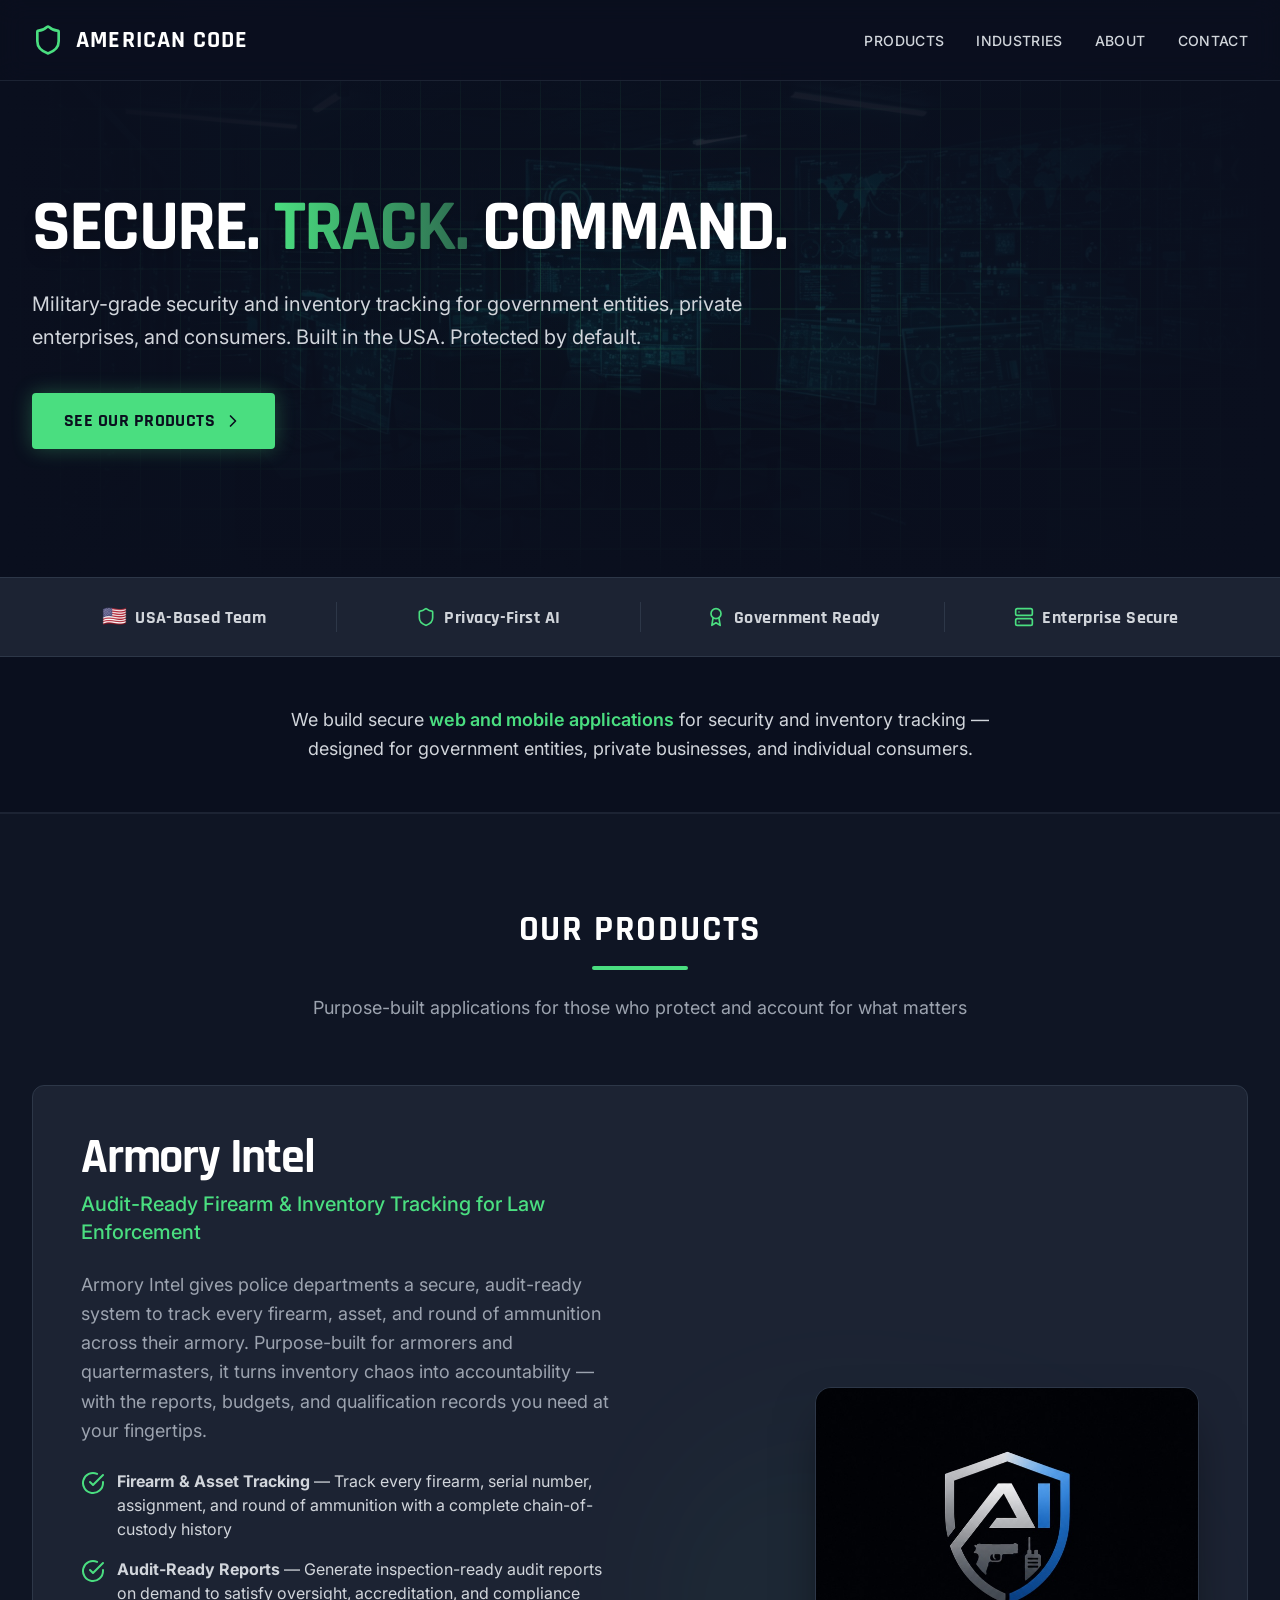
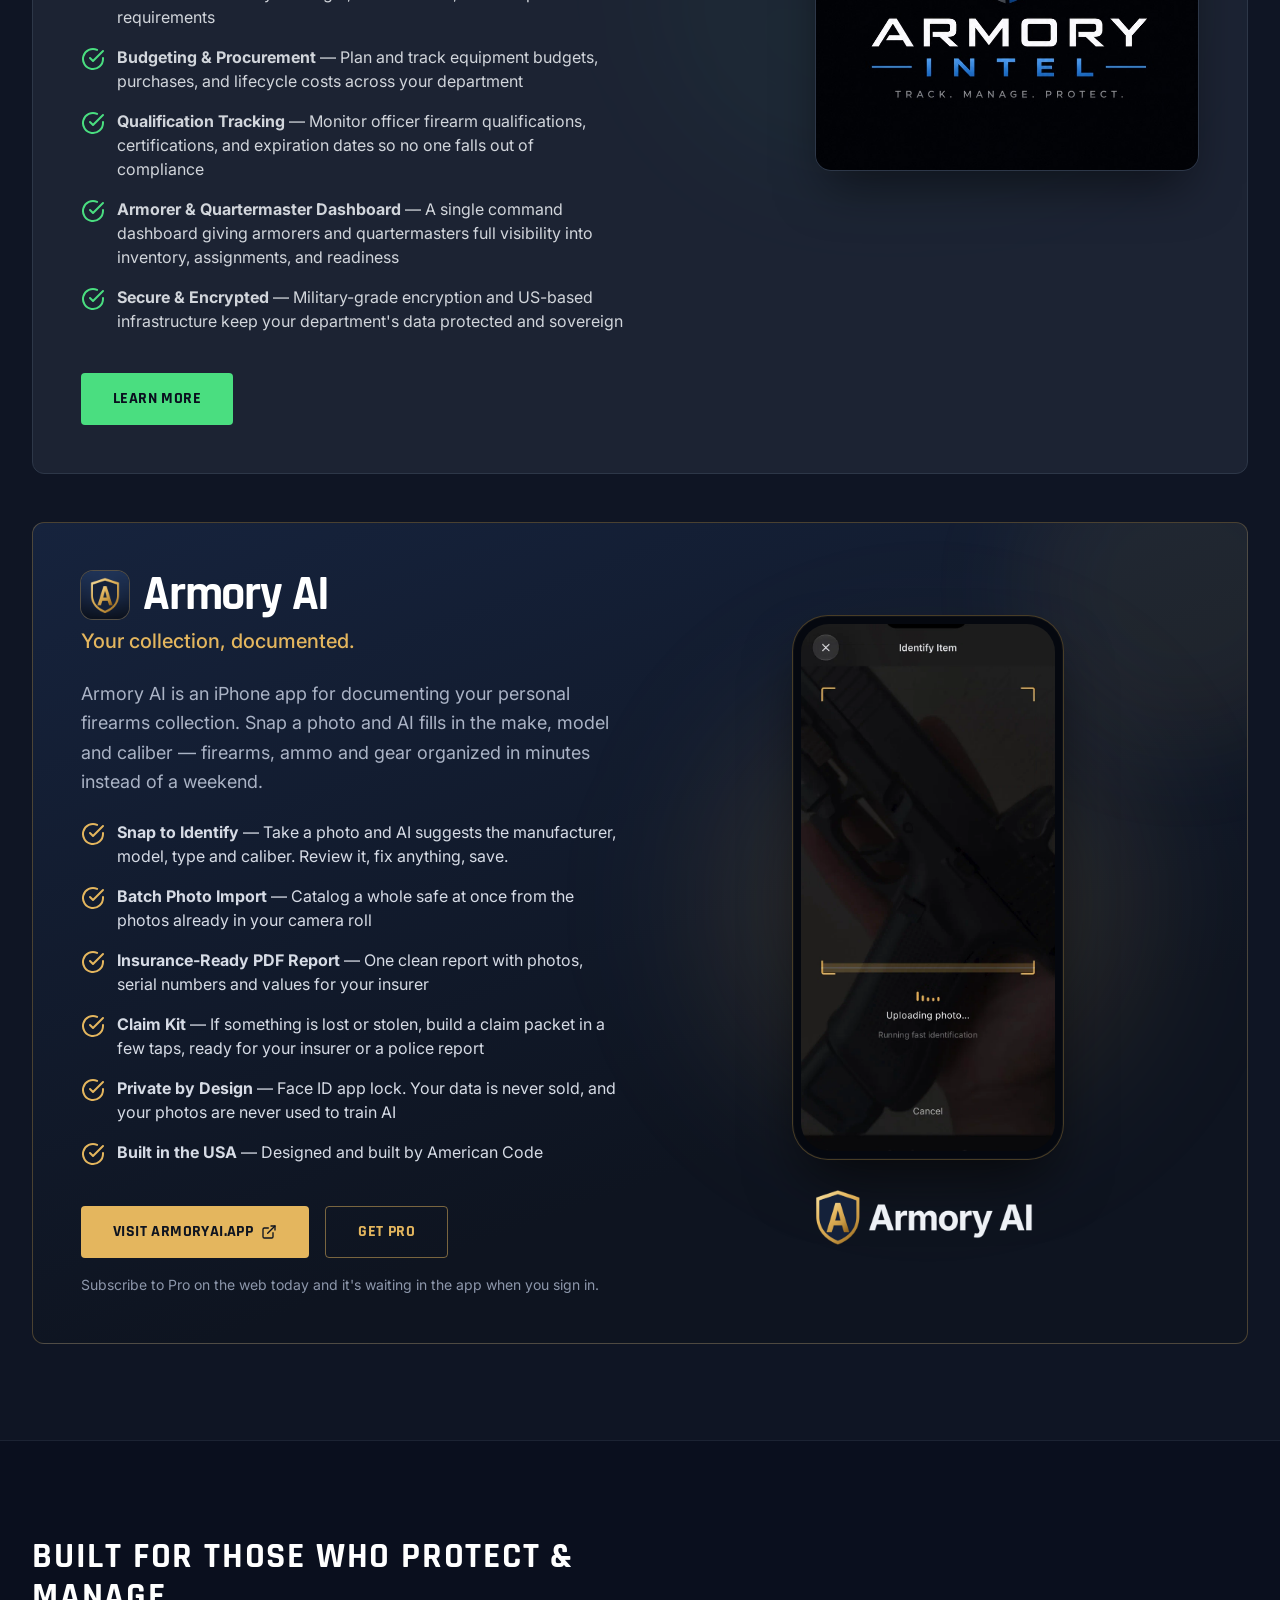
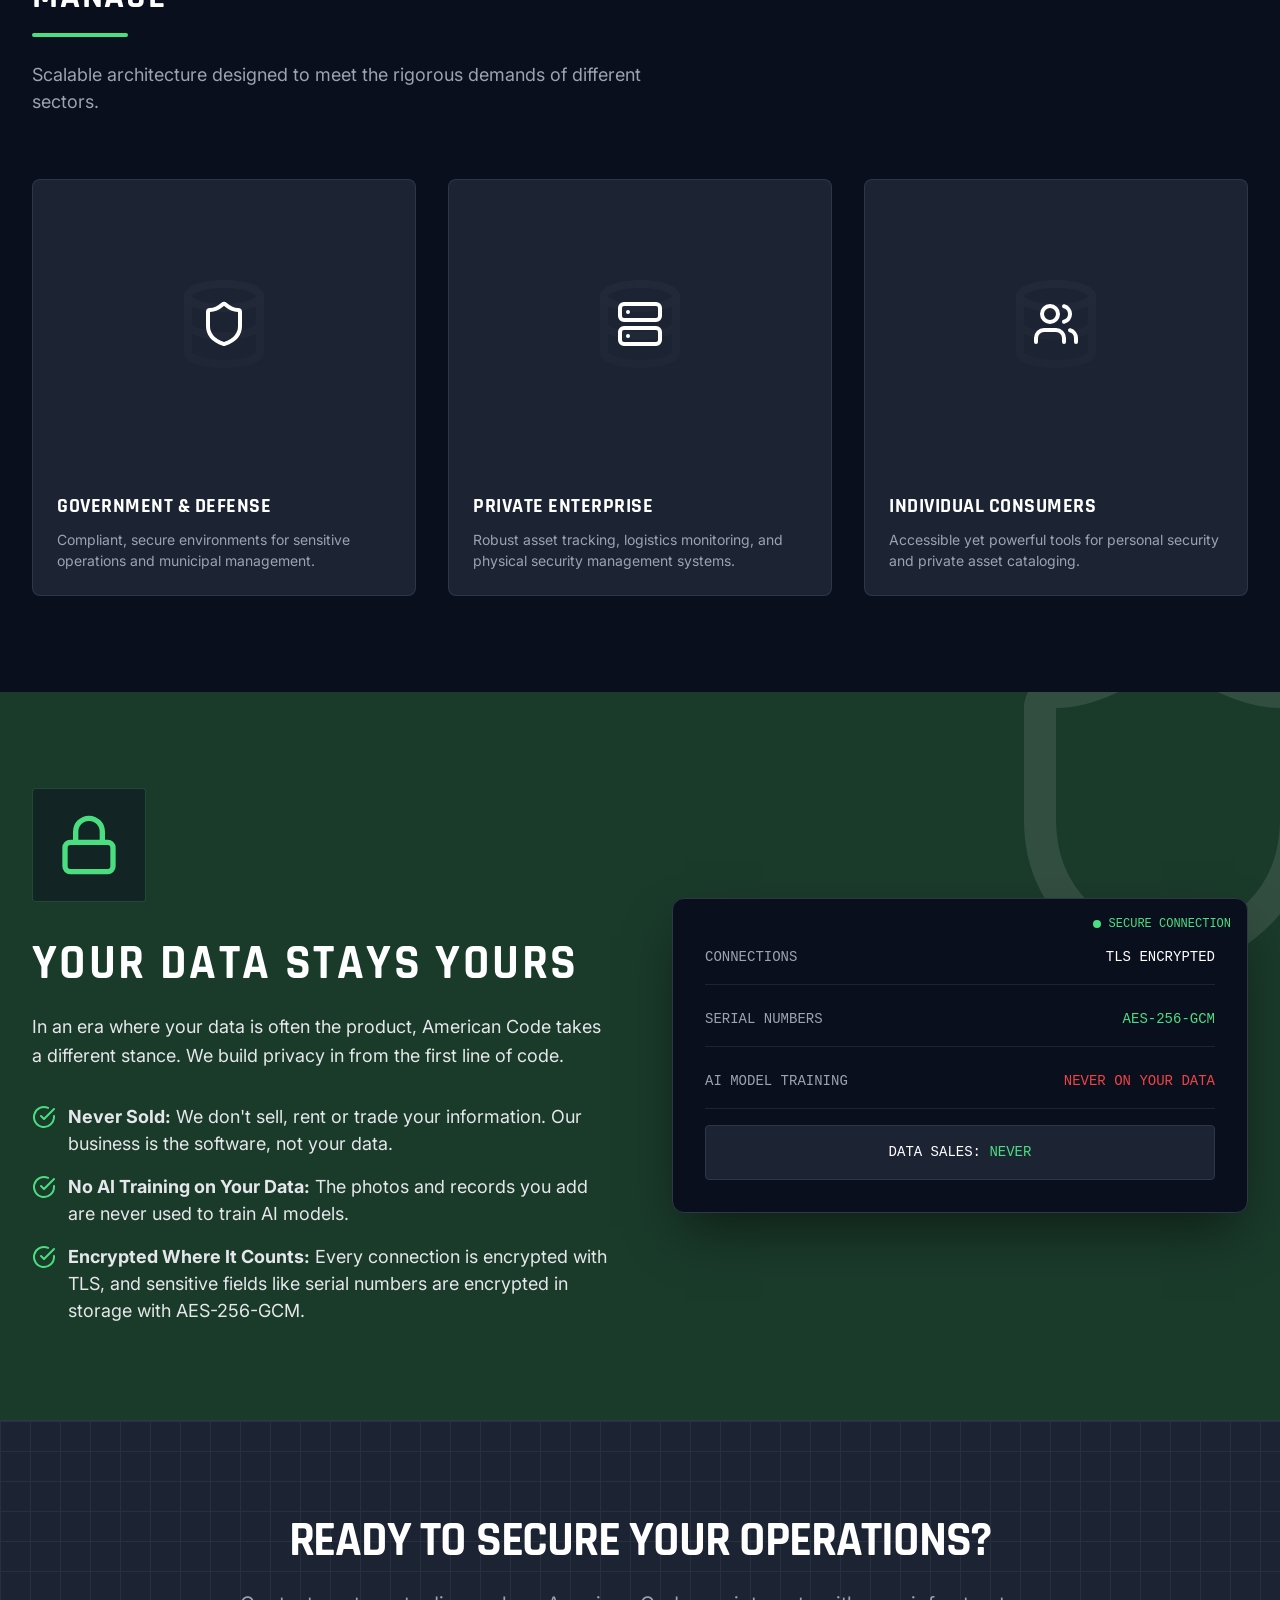
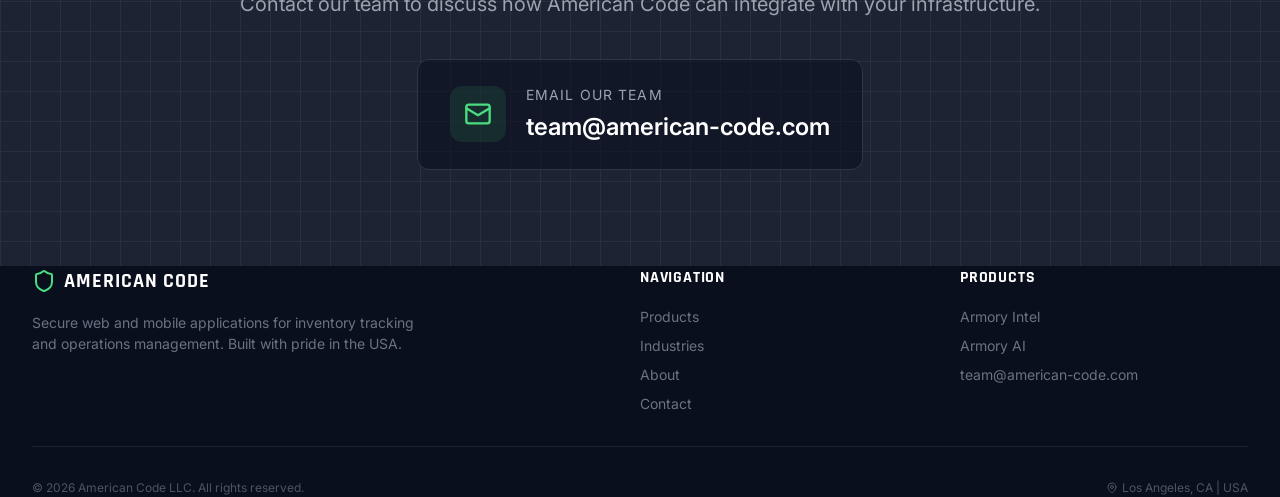
<file: index.html>
<!doctype html>
<html lang="en">
<head>
  <meta charset="utf-8">
  <meta name="viewport" content="width=device-width, initial-scale=1">
  <title>American Code LLC — Secure Web &amp; Mobile Applications</title>
  <meta name="description" content="American Code LLC builds military-grade web and mobile applications for security and inventory tracking. Home of Armory Intel for police departments and Armory AI for personal firearm collections. Los Angeles, CA — 100% USA-based team.">
  <meta name="keywords" content="security apps, inventory tracking, government software, Armory Intel, Armory AI, firearm tracking, firearm collection app, police armory software, law enforcement inventory, audit ready reports, firearm qualification tracking, armorer quartermaster software, USA made software, Los Angeles tech">
  <meta name="robots" content="index, follow">
  <link rel="canonical" href="https://american-code.com/">
  <meta name="theme-color" content="#0a0f1e">

  <meta property="og:type" content="website">
  <meta property="og:locale" content="en_US">
  <meta property="og:site_name" content="American Code LLC">
  <meta property="og:url" content="https://american-code.com/">
  <meta property="og:title" content="American Code LLC — Secure Web &amp; Mobile Applications">
  <meta property="og:description" content="Home of Armory Intel and Armory AI. Secure inventory tracking for police departments and personal firearm collections. Built in Los Angeles with a 100% USA-based team.">
  <meta property="og:image" content="https://american-code.com/assets/og.jpg">
  <meta property="og:image:width" content="1200">
  <meta property="og:image:height" content="630">
  <meta property="og:image:alt" content="American Code LLC — Secure. Track. Command.">
  <meta name="twitter:card" content="summary_large_image">
  <meta name="twitter:title" content="American Code LLC">
  <meta name="twitter:description" content="Secure web &amp; mobile applications for security and inventory tracking. Privacy-first. USA-built.">
  <meta name="twitter:image" content="https://american-code.com/assets/og.jpg">

  <link rel="icon" href="favicon.svg" type="image/svg+xml">
  <link rel="icon" href="assets/favicon-32.png" sizes="32x32" type="image/png">
  <link rel="apple-touch-icon" href="assets/apple-touch-icon.png">

  <link rel="preconnect" href="https://fonts.googleapis.com">
  <link rel="preconnect" href="https://fonts.gstatic.com" crossorigin>
  <link href="https://fonts.googleapis.com/css2?family=Rajdhani:wght@500;600;700&family=Inter:wght@300;400;500;600&display=swap" rel="stylesheet">
  <link rel="stylesheet" href="styles.css">

  <script type="application/ld+json">
  {
    "@context": "https://schema.org",
    "@type": "Organization",
    "name": "American Code LLC",
    "url": "https://american-code.com/",
    "email": "team@american-code.com",
    "address": { "@type": "PostalAddress", "addressLocality": "Los Angeles", "addressRegion": "CA", "addressCountry": "US" }
  }
  </script>
</head>
<body>
  <svg width="0" height="0" style="position:absolute" aria-hidden="true">
    <defs>
      <symbol id="i-shield" viewBox="0 0 24 24"><path d="M20 13c0 5-3.5 7.5-7.66 8.95a1 1 0 0 1-.67-.01C7.5 20.5 4 18 4 13V6a1 1 0 0 1 1-1c2 0 4.5-1.2 6.24-2.72a1.17 1.17 0 0 1 1.52 0C14.51 3.81 17 5 19 5a1 1 0 0 1 1 1z"/></symbol>
      <symbol id="i-check" viewBox="0 0 24 24"><path d="M22 11.08V12a10 10 0 1 1-5.93-9.14"/><path d="m9 11 3 3L22 4"/></symbol>
      <symbol id="i-award" viewBox="0 0 24 24"><circle cx="12" cy="8" r="6"/><path d="M15.48 12.89 17 22l-5-3-5 3 1.52-9.11"/></symbol>
      <symbol id="i-server" viewBox="0 0 24 24"><rect width="20" height="8" x="2" y="2" rx="2" ry="2"/><rect width="20" height="8" x="2" y="14" rx="2" ry="2"/><line x1="6" x2="6.01" y1="6" y2="6"/><line x1="6" x2="6.01" y1="18" y2="18"/></symbol>
      <symbol id="i-database" viewBox="0 0 24 24"><ellipse cx="12" cy="5" rx="9" ry="3"/><path d="M3 5v14a9 3 0 0 0 18 0V5"/><path d="M3 12a9 3 0 0 0 18 0"/></symbol>
      <symbol id="i-users" viewBox="0 0 24 24"><path d="M16 21v-2a4 4 0 0 0-4-4H6a4 4 0 0 0-4 4v2"/><circle cx="9" cy="7" r="4"/><path d="M22 21v-2a4 4 0 0 0-3-3.87"/><path d="M16 3.13a4 4 0 0 1 0 7.75"/></symbol>
      <symbol id="i-lock" viewBox="0 0 24 24"><rect width="18" height="11" x="3" y="11" rx="2" ry="2"/><path d="M7 11V7a5 5 0 0 1 10 0v4"/></symbol>
      <symbol id="i-chevron" viewBox="0 0 24 24"><path d="m9 18 6-6-6-6"/></symbol>
      <symbol id="i-pin" viewBox="0 0 24 24"><path d="M20 10c0 6-8 12-8 12s-8-6-8-12a8 8 0 0 1 16 0Z"/><circle cx="12" cy="10" r="3"/></symbol>
      <symbol id="i-external" viewBox="0 0 24 24"><path d="M15 3h6v6"/><path d="M10 14 21 3"/><path d="M18 13v6a2 2 0 0 1-2 2H5a2 2 0 0 1-2-2V8a2 2 0 0 1 2-2h6"/></symbol>
    </defs>
  </svg>

  <!-- NAV BAR -->
  <nav class="nav" aria-label="Main">
    <div class="wrap nav-row">
      <a class="nav-brand" href="#top">
        <svg class="icon icon-8 green"><use href="#i-shield"/></svg>
        <span>AMERICAN CODE</span>
      </a>
      <div class="nav-links">
        <a href="#products">Products</a>
        <a href="#industries">Industries</a>
        <a href="#about">About</a>
        <a href="#contact-form">Contact</a>
      </div>
      <button class="nav-toggle" type="button" aria-label="Toggle mobile menu" aria-expanded="false" aria-controls="mobile-menu">
        <svg class="icon icon-6 open" viewBox="0 0 24 24"><line x1="4" x2="20" y1="6" y2="6"/><line x1="4" x2="20" y1="12" y2="12"/><line x1="4" x2="20" y1="18" y2="18"/></svg>
        <svg class="icon icon-6 close" viewBox="0 0 24 24"><path d="M18 6 6 18"/><path d="m6 6 12 12"/></svg>
      </button>
    </div>
    <div class="mobile-menu" id="mobile-menu" hidden>
      <a href="#products">Products</a>
      <a href="#industries">Industries</a>
      <a href="#about">About</a>
      <a href="#contact-form">Contact</a>
    </div>
  </nav>

  <main id="top">
    <!-- HERO -->
    <section class="hero">
      <div class="hero-bg" aria-hidden="true">
        <img src="assets/ac-hero.jpg" alt="">
        <div class="hero-grid"></div>
        <div class="fade-v"></div>
        <div class="fade-h"></div>
      </div>
      <div class="wrap hero-content">
        <h1>Secure. <span class="grad">Track.</span> Command.</h1>
        <p class="hero-lede">Military-grade security and inventory tracking for government entities, private enterprises, and consumers. Built in the USA. Protected by default.</p>
        <div class="hero-cta">
          <a class="btn btn-green btn-lg btn-glow" href="#products">SEE OUR PRODUCTS <svg class="icon icon-5"><use href="#i-chevron"/></svg></a>
        </div>
      </div>
    </section>

    <!-- TRUST STRIP -->
    <div class="trust">
      <div class="wrap trust-grid">
        <div><span class="flag" aria-hidden="true">🇺🇸</span> USA-Based Team</div>
        <div><svg class="icon icon-5 green"><use href="#i-shield"/></svg> Privacy-First AI</div>
        <div><svg class="icon icon-5 green"><use href="#i-award"/></svg> Government Ready</div>
        <div><svg class="icon icon-5 green"><use href="#i-server"/></svg> Enterprise Secure</div>
      </div>
    </div>

    <!-- WHAT WE BUILD -->
    <div class="what" id="about">
      <div class="wrap narrow">
        <p>We build secure <span class="green strong">web and mobile applications</span> for security and inventory tracking — designed for government entities, private businesses, and individual consumers.</p>
      </div>
    </div>

    <!-- PRODUCTS -->
    <section id="products" class="products">
      <div class="wrap">
        <div class="section-head center">
          <h2>Our Products</h2>
          <div class="rule"></div>
          <p>Purpose-built applications for those who protect and account for what matters</p>
        </div>

        <div class="product-stack">
          <!-- Armory Intel -->
          <article class="product">
            <div class="product-grid">
              <div class="product-copy">
                <div>
                  <h3>Armory Intel</h3>
                  <p class="product-tag green">Audit-Ready Firearm &amp; Inventory Tracking for Law Enforcement</p>
                </div>
                <p class="product-desc">Armory Intel gives police departments a secure, audit-ready system to track every firearm, asset, and round of ammunition across their armory. Purpose-built for armorers and quartermasters, it turns inventory chaos into accountability — with the reports, budgets, and qualification records you need at your fingertips.</p>
                <ul class="checks">
                  <li><svg class="icon icon-6 green"><use href="#i-check"/></svg><span><strong>Firearm &amp; Asset Tracking</strong> — Track every firearm, serial number, assignment, and round of ammunition with a complete chain-of-custody history</span></li>
                  <li><svg class="icon icon-6 green"><use href="#i-check"/></svg><span><strong>Audit-Ready Reports</strong> — Generate inspection-ready audit reports on demand to satisfy oversight, accreditation, and compliance requirements</span></li>
                  <li><svg class="icon icon-6 green"><use href="#i-check"/></svg><span><strong>Budgeting &amp; Procurement</strong> — Plan and track equipment budgets, purchases, and lifecycle costs across your department</span></li>
                  <li><svg class="icon icon-6 green"><use href="#i-check"/></svg><span><strong>Qualification Tracking</strong> — Monitor officer firearm qualifications, certifications, and expiration dates so no one falls out of compliance</span></li>
                  <li><svg class="icon icon-6 green"><use href="#i-check"/></svg><span><strong>Armorer &amp; Quartermaster Dashboard</strong> — A single command dashboard giving armorers and quartermasters full visibility into inventory, assignments, and readiness</span></li>
                  <li><svg class="icon icon-6 green"><use href="#i-check"/></svg><span><strong>Secure &amp; Encrypted</strong> — Military-grade encryption and US-based infrastructure keep your department's data protected and sovereign</span></li>
                </ul>
                <div class="product-actions">
                  <a class="btn btn-green btn-lift" href="https://armoryintel.co" target="_blank" rel="noopener noreferrer">LEARN MORE</a>
                </div>
              </div>
              <div class="product-visual">
                <div class="glow glow-green" aria-hidden="true"></div>
                <img class="intel-logo" src="assets/armoryintel-logo.jpg" width="760" height="760" alt="Armory Intel" loading="lazy">
              </div>
            </div>
          </article>

          <!-- Armory AI -->
          <article class="product product-armory" id="armory-ai">
            <div class="product-grid">
              <div class="product-copy">
                <div>
                  <h3 class="armory-title"><img src="assets/armory-ai-icon.png" width="48" height="48" alt="">Armory AI</h3>
                  <p class="product-tag brass">Your collection, documented.</p>
                </div>
                <p class="product-desc">Armory AI is an iPhone app for documenting your personal firearms collection. Snap a photo and AI fills in the make, model and caliber — firearms, ammo and gear organized in minutes instead of a weekend.</p>
                <ul class="checks checks-brass">
                  <li><svg class="icon icon-6 brass"><use href="#i-check"/></svg><span><strong>Snap to Identify</strong> — Take a photo and AI suggests the manufacturer, model, type and caliber. Review it, fix anything, save.</span></li>
                  <li><svg class="icon icon-6 brass"><use href="#i-check"/></svg><span><strong>Batch Photo Import</strong> — Catalog a whole safe at once from the photos already in your camera roll</span></li>
                  <li><svg class="icon icon-6 brass"><use href="#i-check"/></svg><span><strong>Insurance-Ready PDF Report</strong> — One clean report with photos, serial numbers and values for your insurer</span></li>
                  <li><svg class="icon icon-6 brass"><use href="#i-check"/></svg><span><strong>Claim Kit</strong> — If something is lost or stolen, build a claim packet in a few taps, ready for your insurer or a police report</span></li>
                  <li><svg class="icon icon-6 brass"><use href="#i-check"/></svg><span><strong>Private by Design</strong> — Face ID app lock. Your data is never sold, and your photos are never used to train AI</span></li>
                  <li><svg class="icon icon-6 brass"><use href="#i-check"/></svg><span><strong>Built in the USA</strong> — Designed and built by American Code</span></li>
                </ul>
                <div class="product-actions">
                  <a class="btn btn-brass btn-lift" href="https://armoryai.app" target="_blank" rel="noopener">VISIT ARMORYAI.APP <svg class="icon icon-4"><use href="#i-external"/></svg></a>
                  <a class="btn btn-outline-brass" href="https://armoryai.app/pro/" target="_blank" rel="noopener">GET PRO</a>
                </div>
                <p class="product-note">Subscribe to Pro on the web today and it's waiting in the app when you sign in.</p>
              </div>
              <div class="product-visual">
                <div class="glow glow-brass" aria-hidden="true"></div>
                <div class="phone">
                  <img src="assets/armory-ai-demo.webp" width="680" height="1410" alt="Armory AI scanning a photo of a pistol and identifying it as a Glock 45 Gen 5 MOS, 9mm" loading="lazy">
                </div>
                <img class="armory-wordmark" src="assets/armory-ai-logo.png" width="640" height="177" alt="Armory AI" loading="lazy">
              </div>
            </div>
          </article>
        </div>
      </div>
    </section>

    <!-- INDUSTRIES -->
    <section id="industries" class="industries">
      <div class="wrap">
        <div class="section-head">
          <h2>Built For Those Who Protect &amp; Manage</h2>
          <div class="rule left"></div>
          <p>Scalable architecture designed to meet the rigorous demands of different sectors.</p>
        </div>
        <div class="ind-grid">
          <div class="ind">
            <div class="ind-art"><svg class="icon bg-icon"><use href="#i-database"/></svg><svg class="icon fg-icon"><use href="#i-shield"/></svg></div>
            <div class="ind-body"><h4>Government &amp; Defense</h4><p>Compliant, secure environments for sensitive operations and municipal management.</p></div>
          </div>
          <div class="ind">
            <div class="ind-art"><svg class="icon bg-icon"><use href="#i-database"/></svg><svg class="icon fg-icon"><use href="#i-server"/></svg></div>
            <div class="ind-body"><h4>Private Enterprise</h4><p>Robust asset tracking, logistics monitoring, and physical security management systems.</p></div>
          </div>
          <div class="ind">
            <div class="ind-art"><svg class="icon bg-icon"><use href="#i-database"/></svg><svg class="icon fg-icon"><use href="#i-users"/></svg></div>
            <div class="ind-body"><h4>Individual Consumers</h4><p>Accessible yet powerful tools for personal security and private asset cataloging.</p></div>
          </div>
        </div>
      </div>
    </section>

    <!-- PRIVACY -->
    <section class="privacy" id="privacy">
      <svg class="privacy-shield icon" aria-hidden="true"><use href="#i-shield"/></svg>
      <div class="wrap privacy-row">
        <div class="privacy-copy">
          <div class="lock-box"><svg class="icon icon-16 green"><use href="#i-lock"/></svg></div>
          <h2>Your Data Stays Yours</h2>
          <p class="privacy-lede">In an era where your data is often the product, American Code takes a different stance. We build privacy in from the first line of code.</p>
          <ul class="checks checks-lg">
            <li><svg class="icon icon-6 green"><use href="#i-check"/></svg><span><strong>Never Sold:</strong> We don't sell, rent or trade your information. Our business is the software, not your data.</span></li>
            <li><svg class="icon icon-6 green"><use href="#i-check"/></svg><span><strong>No AI Training on Your Data:</strong> The photos and records you add are never used to train AI models.</span></li>
            <li><svg class="icon icon-6 green"><use href="#i-check"/></svg><span><strong>Encrypted Where It Counts:</strong> Every connection is encrypted with TLS, and sensitive fields like serial numbers are encrypted in storage with AES-256-GCM.</span></li>
          </ul>
        </div>
        <div class="privacy-panel-wrap">
          <div class="terminal">
            <div class="terminal-status"><span class="dot"></span>SECURE CONNECTION</div>
            <div class="terminal-rows">
              <div class="trow"><span>CONNECTIONS</span><span class="white">TLS ENCRYPTED</span></div>
              <div class="trow"><span>SERIAL NUMBERS</span><span class="green">AES-256-GCM</span></div>
              <div class="trow"><span>AI MODEL TRAINING</span><span class="red">NEVER ON YOUR DATA</span></div>
              <div class="tfoot">DATA SALES: <span class="green">NEVER</span></div>
            </div>
          </div>
        </div>
      </div>
    </section>

    <!-- CONTACT -->
    <section id="contact" class="contact">
      <div class="contact-grid" aria-hidden="true"></div>
      <div class="wrap mid center contact-inner">
        <h2>Ready to Secure Your Operations?</h2>
        <p class="contact-lede">Contact our team to discuss how American Code can integrate with your infrastructure.</p>
        <a class="contact-card" href="mailto:team@american-code.com">
          <span class="contact-icon" aria-hidden="true"><svg viewBox="0 0 24 24" width="28" height="28" fill="none" stroke="currentColor" stroke-width="2" stroke-linecap="round" stroke-linejoin="round"><rect x="2" y="4" width="20" height="16" rx="2"/><path d="m22 7-10 6L2 7"/></svg></span>
          <span class="contact-text">
            <span class="contact-label">Email our team</span>
            <span class="contact-email">team@american-code.com</span>
          </span>
        </a>
      </div>
    </section>
  </main>

  <!-- FOOTER -->
  <footer class="footer">
    <div class="wrap">
      <div class="footer-grid">
        <div class="footer-about">
          <div class="footer-brand"><svg class="icon icon-6 green"><use href="#i-shield"/></svg><span>AMERICAN CODE</span></div>
          <p>Secure web and mobile applications for inventory tracking and operations management. Built with pride in the USA.</p>
        </div>
        <div>
          <h4>Navigation</h4>
          <ul>
            <li><a href="#products">Products</a></li>
            <li><a href="#industries">Industries</a></li>
            <li><a href="#about">About</a></li>
            <li><a href="#contact-form">Contact</a></li>
          </ul>
        </div>
        <div>
          <h4>Products</h4>
          <ul>
            <li><a href="https://armoryintel.co" target="_blank" rel="noopener noreferrer">Armory Intel</a></li>
            <li><a href="https://armoryai.app" target="_blank" rel="noopener">Armory AI</a></li>
            <li><a href="mailto:team@american-code.com">team@american-code.com</a></li>
          </ul>
        </div>
      </div>
      <div class="footer-bottom">
        <p>© 2026 American Code LLC. All rights reserved.</p>
        <p class="loc"><svg class="icon icon-3"><use href="#i-pin"/></svg> Los Angeles, CA | USA</p>
      </div>
    </div>
  </footer>

  <script src="main.js" defer></script>
</body>
</html>
</file>
<file: styles.css>
/* American Code LLC — static site styles (ported from the original Next.js/Tailwind build) */
:root {
  --bg: #0a0f1e;
  --bg-alt: #0f1524;
  --panel: #1c2333;
  --border: #2d3748;
  --green: #4ade80;
  --green-hover: #38b265;
  --green-deep: #2d6a4f;
  --forest: #1a3a2a;
  --footer: #050810;
  --red: #ef4444;
  --g200: #e5e7eb;
  --g300: #d1d5db;
  --g400: #9ca3af;
  --g500: #6b7280;
  --g600: #4b5563;
  /* Armory AI — Midnight & Brass */
  --navy: #0e1420;
  --navy-2: #16233d;
  --brass: #e4b65e;
  --brass-hover: #d2a24a;
  --head: "Rajdhani", system-ui, sans-serif;
  --body: "Inter", system-ui, -apple-system, "Segoe UI", sans-serif;
}

*, *::before, *::after { box-sizing: border-box; }
html { scroll-behavior: smooth; scroll-padding-top: 5rem; -webkit-text-size-adjust: 100%; }
body {
  margin: 0;
  background: var(--bg);
  color: var(--g300);
  font-family: var(--body);
  line-height: 1.5;
  overflow-x: hidden;
}
::selection { background: var(--green); color: var(--bg); }
img { max-width: 100%; display: block; }
a { color: inherit; text-decoration: none; }
h1, h2, h3, h4, p, ul { margin: 0; }
ul { padding: 0; list-style: none; }
strong { color: inherit; font-weight: 700; }

.wrap { max-width: 80rem; margin: 0 auto; padding: 0 1rem; }
.wrap.narrow { max-width: 48rem; }
.wrap.mid { max-width: 56rem; }
.center { text-align: center; }
@media (min-width: 640px) { .wrap { padding: 0 1.5rem; } }
@media (min-width: 1024px) { .wrap { padding: 0 2rem; } }

.green { color: var(--green); }
.brass { color: var(--brass); }
.red { color: var(--red); }
.white { color: #fff; }
.strong { font-weight: 600; }

/* Icons (lucide-style strokes) */
.icon { width: 1.5rem; height: 1.5rem; fill: none; stroke: currentColor; stroke-width: 2; stroke-linecap: round; stroke-linejoin: round; flex-shrink: 0; }
.icon-3 { width: .75rem; height: .75rem; }
.icon-4 { width: 1rem; height: 1rem; }
.icon-5 { width: 1.25rem; height: 1.25rem; }
.icon-6 { width: 1.5rem; height: 1.5rem; }
.icon-8 { width: 2rem; height: 2rem; }
.icon-16 { width: 4rem; height: 4rem; }

/* Buttons */
.btn {
  display: inline-flex; align-items: center; justify-content: center; gap: .5rem;
  font-family: var(--head); font-weight: 700; letter-spacing: .025em;
  padding: .875rem 2rem; border-radius: .25rem; border: 0; cursor: pointer;
  font-size: 1rem; line-height: 1.5rem;
  transition: background-color .15s, border-color .15s, color .15s, transform .15s;
}
.btn-lg { font-size: 1.125rem; padding: 1rem 2rem; }
.btn-green { background: var(--green); color: var(--bg); }
.btn-green:hover { background: var(--green-hover); }
.btn-glow { box-shadow: 0 0 20px rgba(74, 222, 128, .3); }
.btn-glow:hover, .btn-lift:hover { transform: translateY(-.25rem); }
.btn-ghost { background: transparent; border: 2px solid var(--g600); color: #fff; }
.btn-ghost:hover { border-color: #fff; }
.btn-brass { background: var(--brass); color: var(--navy); }
.btn-brass:hover { background: var(--brass-hover); }
.btn-outline-brass { background: transparent; border: 1px solid rgba(228, 182, 94, .5); color: var(--brass); padding: calc(.875rem - 1px) 2rem; }
.btn-outline-brass:hover { border-color: var(--brass); background: rgba(228, 182, 94, .08); }
.btn:focus-visible, a:focus-visible, button:focus-visible { outline: 2px solid var(--green); outline-offset: 2px; }

/* Ping dot */
.ping { position: relative; display: inline-flex; width: .5rem; height: .5rem; }
.ping span { position: absolute; inset: 0; border-radius: 9999px; background: currentColor; }
.ping span:first-child { opacity: .75; animation: ping 1s cubic-bezier(0, 0, .2, 1) infinite; }
@keyframes ping { 75%, 100% { transform: scale(2); opacity: 0; } }
@keyframes pulse { 50% { opacity: .5; } }

/* NAV */
.nav {
  position: fixed; top: 0; left: 0; right: 0; z-index: 50;
  background: rgba(10, 15, 30, .9);
  -webkit-backdrop-filter: blur(12px); backdrop-filter: blur(12px);
  border-bottom: 1px solid var(--panel);
}
.nav-row { display: flex; align-items: center; justify-content: space-between; height: 5rem; }
.nav-brand { display: flex; align-items: center; gap: .75rem; }
.nav-brand span { font-family: var(--head); font-weight: 700; font-size: 1.5rem; color: #fff; letter-spacing: .05em; }
.nav-links { display: none; gap: 2rem; }
.nav-links a, .mobile-menu a { font-size: .875rem; font-weight: 500; text-transform: uppercase; letter-spacing: .025em; transition: color .15s; }
.nav-links a:hover, .mobile-menu a:hover { color: var(--green); }
.nav-toggle { background: none; border: 0; color: var(--g300); padding: .5rem; margin-right: -.5rem; cursor: pointer; display: flex; }
.nav-toggle:hover { color: #fff; }
.nav-toggle .close { display: none; }
.nav-toggle[aria-expanded="true"] .open { display: none; }
.nav-toggle[aria-expanded="true"] .close { display: block; }
.mobile-menu { background: var(--panel); border-bottom: 1px solid var(--border); padding: .5rem .5rem .75rem; }
.mobile-menu[hidden] { display: none; }
.mobile-menu a { display: block; padding: .625rem .75rem; font-size: 1rem; }
@media (min-width: 768px) {
  .nav-links { display: flex; }
  .nav-toggle, .mobile-menu { display: none !important; }
}

/* HERO */
.hero { position: relative; overflow: hidden; padding: 8rem 0 5rem; }
@media (min-width: 1024px) { .hero { padding: 12rem 0 8rem; } }
.hero-bg { position: absolute; inset: 0; z-index: 0; }
.hero-bg img { position: absolute; inset: 0; width: 100%; height: 100%; object-fit: cover; opacity: .2; }
.hero-grid {
  position: absolute; inset: 0; opacity: .2;
  background-image: linear-gradient(var(--green) 1px, transparent 1px), linear-gradient(90deg, var(--green) 1px, transparent 1px);
  background-size: 40px 40px; background-position: center center;
}
.fade-v { position: absolute; inset: 0; background: linear-gradient(to bottom, var(--bg), transparent, var(--bg)); }
.fade-h { position: absolute; inset: 0; background: linear-gradient(to right, var(--bg), transparent, var(--bg)); }
.hero-content { position: relative; z-index: 10; text-align: center; }
@media (min-width: 1024px) { .hero-content { text-align: left; } }
.status-pill {
  display: inline-flex; align-items: center; gap: .5rem;
  padding: .25rem .75rem; border-radius: 9999px; margin-bottom: 2rem;
  background: rgba(28, 35, 51, .8); border: 1px solid rgba(74, 222, 128, .3);
  color: var(--green); font-size: .875rem; font-weight: 500;
}
.hero h1 {
  font-family: var(--head); font-weight: 700; text-transform: uppercase; color: #fff;
  font-size: 3rem; line-height: 1; letter-spacing: -.025em; margin-bottom: 1.5rem;
  filter: drop-shadow(0 10px 8px rgba(0,0,0,.04)) drop-shadow(0 4px 3px rgba(0,0,0,.1));
}
@media (min-width: 640px) { .hero h1 { font-size: 3.75rem; } }
@media (min-width: 1024px) { .hero h1 { font-size: 4.5rem; } }
.grad { background: linear-gradient(to right, var(--green), var(--green-deep)); -webkit-background-clip: text; background-clip: text; color: transparent; }
.hero-lede { margin: 1rem auto 2.5rem; max-width: 48rem; font-size: 1.25rem; line-height: 1.625; color: var(--g300); }
@media (min-width: 1024px) { .hero-lede { margin-left: 0; } }
.hero-cta { display: flex; flex-direction: column; gap: 1rem; justify-content: center; }
@media (min-width: 640px) { .hero-cta { flex-direction: row; } }
@media (min-width: 1024px) { .hero-cta { justify-content: flex-start; } }

/* TRUST STRIP */
.trust { background: var(--panel); border-top: 1px solid var(--border); border-bottom: 1px solid var(--border); }
.trust-grid { display: grid; grid-template-columns: repeat(2, 1fr); gap: 1.5rem; padding-top: 1.5rem; padding-bottom: 1.5rem; text-align: center; }
.trust-grid > div {
  display: flex; align-items: center; justify-content: center; gap: .5rem;
  font-family: var(--head); font-weight: 700; font-size: 1.125rem; letter-spacing: .025em; color: var(--g300);
}
.trust-grid .flag { font-size: 1.25rem; }
@media (min-width: 768px) {
  .trust-grid { grid-template-columns: repeat(4, 1fr); gap: 0; }
  .trust-grid > div + div { border-left: 1px solid var(--border); }
}
@media (max-width: 400px) { .trust-grid { gap: 1.25rem .5rem; } .trust-grid > div { font-size: .95rem; letter-spacing: 0; gap: .375rem; } }

/* WHAT WE BUILD */
.what { padding: 3rem 0; background: var(--bg); border-bottom: 1px solid var(--panel); text-align: center; }
.what p { font-size: 1.125rem; line-height: 1.625; }

/* SECTION HEADS */
.section-head { margin-bottom: 4rem; max-width: 42rem; }
.section-head.center { margin-left: auto; margin-right: auto; max-width: none; }
.section-head h2 {
  font-family: var(--head); font-weight: 700; font-size: 2.25rem; line-height: 2.5rem;
  color: #fff; letter-spacing: .05em; text-transform: uppercase; margin-bottom: 1rem;
}
.section-head p { color: var(--g400); font-size: 1.125rem; }
.section-head.center p { max-width: 42rem; margin: 0 auto; }
.rule { height: .25rem; width: 6rem; background: var(--green); border-radius: .25rem; margin: 0 auto 1.5rem; }
.rule.left { margin-left: 0; }

/* PRODUCTS */
.products { padding: 6rem 0; background: var(--bg-alt); border-top: 1px solid var(--panel); position: relative; }
.product-stack { display: flex; flex-direction: column; gap: 3rem; }
.product { background: var(--panel); border: 1px solid var(--border); border-radius: .75rem; overflow: hidden; position: relative; }
.product-grid { display: grid; gap: 2rem; align-items: center; padding: 2rem 1.25rem; }
@media (min-width: 640px) { .product-grid { padding: 2rem; } }
@media (min-width: 768px) { .product-grid { grid-template-columns: 1fr 1fr; } }
@media (min-width: 1024px) { .product-grid { padding: 3rem; } }
.product-copy { display: flex; flex-direction: column; gap: 1.5rem; min-width: 0; }
.badge {
  align-self: flex-start; display: inline-flex; align-items: center; gap: .5rem;
  padding: .25rem .75rem; border-radius: 9999px; font-size: .75rem; font-weight: 700; letter-spacing: .1em;
}
.badge-green { background: rgba(74, 222, 128, .1); border: 1px solid rgba(74, 222, 128, .3); color: var(--green); }
.badge-brass { background: rgba(228, 182, 94, .1); border: 1px solid rgba(228, 182, 94, .35); color: var(--brass); }
.product h3 {
  font-family: var(--head); font-weight: 700; color: #fff; letter-spacing: -.025em;
  font-size: 2.25rem; line-height: 2.5rem; margin-bottom: .5rem;
}
@media (min-width: 1024px) { .product h3 { font-size: 3rem; line-height: 1; } }
.product-tag { font-size: 1.25rem; font-weight: 500; line-height: 1.4; }
.product-desc { color: var(--g400); font-size: 1.125rem; line-height: 1.625; }
.checks { display: flex; flex-direction: column; gap: 1rem; }
.checks li { display: flex; align-items: flex-start; gap: .75rem; }
.checks li .icon { margin-top: .125rem; }
.checks li span { color: var(--g300); }
.checks-lg li span { color: var(--g200); font-size: 1.125rem; }
.product-actions { display: flex; flex-wrap: wrap; align-items: center; gap: 1rem; padding-top: 1rem; }
.product-visual { position: relative; display: flex; justify-content: center; align-items: center; }
@media (min-width: 1024px) { .product-visual { justify-content: flex-end; } }
.glow { position: absolute; inset: 0; border-radius: 9999px; filter: blur(64px); opacity: .5; }
.glow-green { background: linear-gradient(to top right, rgba(74, 222, 128, .1), transparent); }
.glow-brass { background: radial-gradient(circle at 50% 45%, rgba(228, 182, 94, .22), transparent 65%); opacity: 1; }
.intel-logo { position: relative; z-index: 10; width: 100%; max-width: 24rem; height: auto; border-radius: 1rem; border: 1px solid var(--border); box-shadow: 0 25px 50px -12px rgba(0,0,0,.5); }

/* Armory AI card — Midnight & Brass */
.product-armory {
  background: linear-gradient(160deg, var(--navy-2) 0%, var(--navy) 70%);
  border-color: rgba(228, 182, 94, .28);
}
.product-armory::before {
  content: ""; position: absolute; top: -6rem; right: -6rem; width: 20rem; height: 20rem;
  border-radius: 9999px; background: rgba(228, 182, 94, .07); filter: blur(48px); pointer-events: none;
}
.armory-title { display: flex; align-items: center; gap: .875rem; }
.armory-title img { width: 3rem; height: 3rem; border-radius: .75rem; box-shadow: 0 0 0 1px rgba(228, 182, 94, .3); }
.product-armory .product-desc { color: #aab3c5; }
.product-armory .checks li span { color: #d6dbe5; }
.product-note { font-size: .875rem; color: #8d97ab; margin-top: -.5rem; }
.product-armory .product-visual { flex-direction: column; gap: 1.5rem; }
.phone {
  position: relative; z-index: 10; width: 100%; max-width: 17rem;
  border-radius: 2.25rem; padding: .5rem; background: #05080f;
  border: 1px solid rgba(228, 182, 94, .3);
  box-shadow: 0 30px 60px -15px rgba(0,0,0,.7), 0 0 0 1px rgba(255,255,255,.03) inset;
}
.phone img { width: 100%; height: auto; border-radius: 1.75rem; }
.armory-wordmark { position: relative; z-index: 10; width: 100%; max-width: 15rem; height: auto; }
@media (min-width: 1024px) { .product-armory .product-visual { align-items: center; } }

/* INDUSTRIES */
.industries { padding: 6rem 0; background: var(--bg); border-top: 1px solid var(--panel); }
.ind-grid { display: grid; gap: 2rem; }
@media (min-width: 768px) { .ind-grid { grid-template-columns: repeat(3, 1fr); } }
.ind-art {
  aspect-ratio: 4 / 3; background: var(--panel); border: 1px solid var(--border); border-bottom: 0;
  border-radius: .5rem .5rem 0 0; display: flex; align-items: center; justify-content: center;
  position: relative; overflow: hidden;
}
.ind-art::after { content: ""; position: absolute; inset: 0; background: linear-gradient(to top, var(--panel), transparent); z-index: 1; }
.ind-art .bg-icon { position: absolute; width: 6rem; height: 6rem; color: var(--g600); opacity: .2; transition: color .15s; z-index: 0; }
.ind:hover .bg-icon { color: var(--green); }
.ind-art .fg-icon { position: relative; z-index: 2; width: 3rem; height: 3rem; color: #fff; }
.ind-body { background: var(--panel); padding: 1.5rem; border: 1px solid var(--border); border-top: 0; border-radius: 0 0 .5rem .5rem; }
.ind-body h4 { font-family: var(--head); font-weight: 700; font-size: 1.25rem; color: #fff; letter-spacing: .025em; text-transform: uppercase; margin-bottom: .5rem; }
.ind-body p { font-size: .875rem; color: var(--g400); }

/* PRIVACY */
.privacy { padding: 6rem 0; background: var(--forest); position: relative; overflow: hidden; }
.privacy-shield { position: absolute; top: -5rem; right: -5rem; width: 24rem; height: 24rem; color: #fff; opacity: .1; }
.privacy-row { position: relative; z-index: 10; display: flex; flex-direction: column; align-items: center; gap: 4rem; }
.privacy-copy, .privacy-panel-wrap { width: 100%; }
@media (min-width: 1024px) { .privacy-row { flex-direction: row; } .privacy-copy, .privacy-panel-wrap { width: 50%; } }
.lock-box { display: inline-block; background: rgba(10, 15, 30, .5); padding: 1.5rem; border-radius: .25rem; border: 1px solid rgba(74, 222, 128, .2); margin-bottom: 2rem; }
.lock-box .icon { display: block; }
.privacy h2 { font-family: var(--head); font-weight: 700; font-size: 2.25rem; line-height: 2.5rem; color: #fff; letter-spacing: .05em; text-transform: uppercase; margin-bottom: 1.5rem; }
@media (min-width: 640px) { .privacy h2 { font-size: 3rem; line-height: 1; } }
.privacy-lede { font-size: 1.125rem; color: var(--g200); margin-bottom: 2rem; line-height: 1.625; }
.terminal { position: relative; background: var(--bg); border: 1px solid var(--border); border-radius: .75rem; padding: 2rem 1.25rem; box-shadow: 0 25px 50px -12px rgba(0,0,0,.5); }
@media (min-width: 640px) { .terminal { padding: 2rem; } }
.terminal-status { position: absolute; top: 0; right: 0; padding: 1rem; display: flex; align-items: center; gap: .5rem; font-size: .75rem; font-family: ui-monospace, SFMono-Regular, Menlo, monospace; color: var(--green); }
.terminal-status .dot { width: .5rem; height: .5rem; border-radius: 9999px; background: var(--green); animation: pulse 2s cubic-bezier(.4,0,.6,1) infinite; }
.terminal-rows { margin-top: 1rem; display: flex; flex-direction: column; gap: 1.5rem; font-family: ui-monospace, SFMono-Regular, Menlo, monospace; font-size: .875rem; color: var(--g400); }
.trow { display: flex; justify-content: space-between; gap: 1rem; flex-wrap: wrap; border-bottom: 1px solid var(--panel); padding-bottom: 1rem; }
.tfoot { background: var(--panel); padding: 1rem; border-radius: .25rem; text-align: center; color: #fff; border: 1px solid var(--border); margin-top: -.5rem; }
@media (max-width: 420px) { .terminal-rows { font-size: .75rem; } }

/* CONTACT */
.contact { padding: 6rem 0; background: var(--panel); border-top: 1px solid var(--border); position: relative; overflow: hidden; }
.contact-grid { position: absolute; inset: 0; opacity: .05; background-image: linear-gradient(#fff 1px, transparent 1px), linear-gradient(90deg, #fff 1px, transparent 1px); background-size: 30px 30px; }
.contact-inner { position: relative; z-index: 10; }
.contact h2 { font-family: var(--head); font-weight: 700; font-size: 2.25rem; line-height: 2.5rem; color: #fff; letter-spacing: -.025em; text-transform: uppercase; margin-bottom: 1.5rem; }
@media (min-width: 640px) { .contact h2 { font-size: 3rem; line-height: 1; } }
.contact-lede { font-size: 1.25rem; color: var(--g400); margin-bottom: 2.5rem; }
  width: 100%; background: var(--bg); border: 1px solid var(--border); border-radius: .25rem;
  padding: .625rem .75rem; color: #fff; font: inherit; font-size: 1rem;
}

/* FOOTER */
.footer { background: var(--footer); padding: 3rem 0; border-top: 1px solid var(--panel); }
.footer-grid { display: grid; gap: 2rem; margin-bottom: 2rem; padding-bottom: 2rem; border-bottom: 1px solid var(--panel); }
@media (min-width: 768px) { .footer-grid { grid-template-columns: 2fr 1fr 1fr; } }
.footer-brand { display: flex; align-items: center; gap: .5rem; margin-bottom: 1rem; }
.footer-brand span { font-family: var(--head); font-weight: 700; font-size: 1.25rem; color: #fff; letter-spacing: .05em; }
.footer-about p { font-size: .875rem; color: var(--g500); max-width: 24rem; }
.footer h4 { font-family: var(--head); font-weight: 700; color: #fff; letter-spacing: .05em; text-transform: uppercase; margin-bottom: 1rem; }
.footer ul { display: flex; flex-direction: column; gap: .5rem; font-size: .875rem; color: var(--g500); }
.footer ul a { transition: color .15s; overflow-wrap: anywhere; }
.footer ul a:hover { color: var(--green); }
.footer-bottom { display: flex; flex-direction: column; align-items: center; gap: .5rem; font-size: .75rem; color: var(--g600); }
.footer-bottom .loc { display: flex; align-items: center; gap: .25rem; }
@media (min-width: 768px) { .footer-bottom { flex-direction: row; justify-content: space-between; } }

@media (prefers-reduced-motion: reduce) {
  html { scroll-behavior: auto; }
  .ping span:first-child, .terminal-status .dot { animation: none; }
  .btn { transition: none; }
}

/* Contact: email the team */
.contact-card { display: inline-flex; align-items: center; gap: 1.25rem; padding: 1.5rem 2rem; background: rgba(10, 15, 30, .6); border: 1px solid var(--border); border-radius: .75rem; text-decoration: none; text-align: left; transition: border-color .2s, transform .2s; }
.contact-card:hover { border-color: var(--green); transform: translateY(-2px); }
.contact-icon { display: grid; place-items: center; width: 3.5rem; height: 3.5rem; border-radius: .75rem; background: rgba(74, 222, 128, .1); color: var(--green); flex: none; }
.contact-text { display: flex; flex-direction: column; gap: .25rem; min-width: 0; }
.contact-label { font-size: .875rem; color: var(--g400); text-transform: uppercase; letter-spacing: .08em; }
.contact-email { font-size: 1.25rem; font-weight: 600; color: #fff; overflow-wrap: anywhere; }
@media (min-width: 640px) { .contact-email { font-size: 1.5rem; } }
</file>
